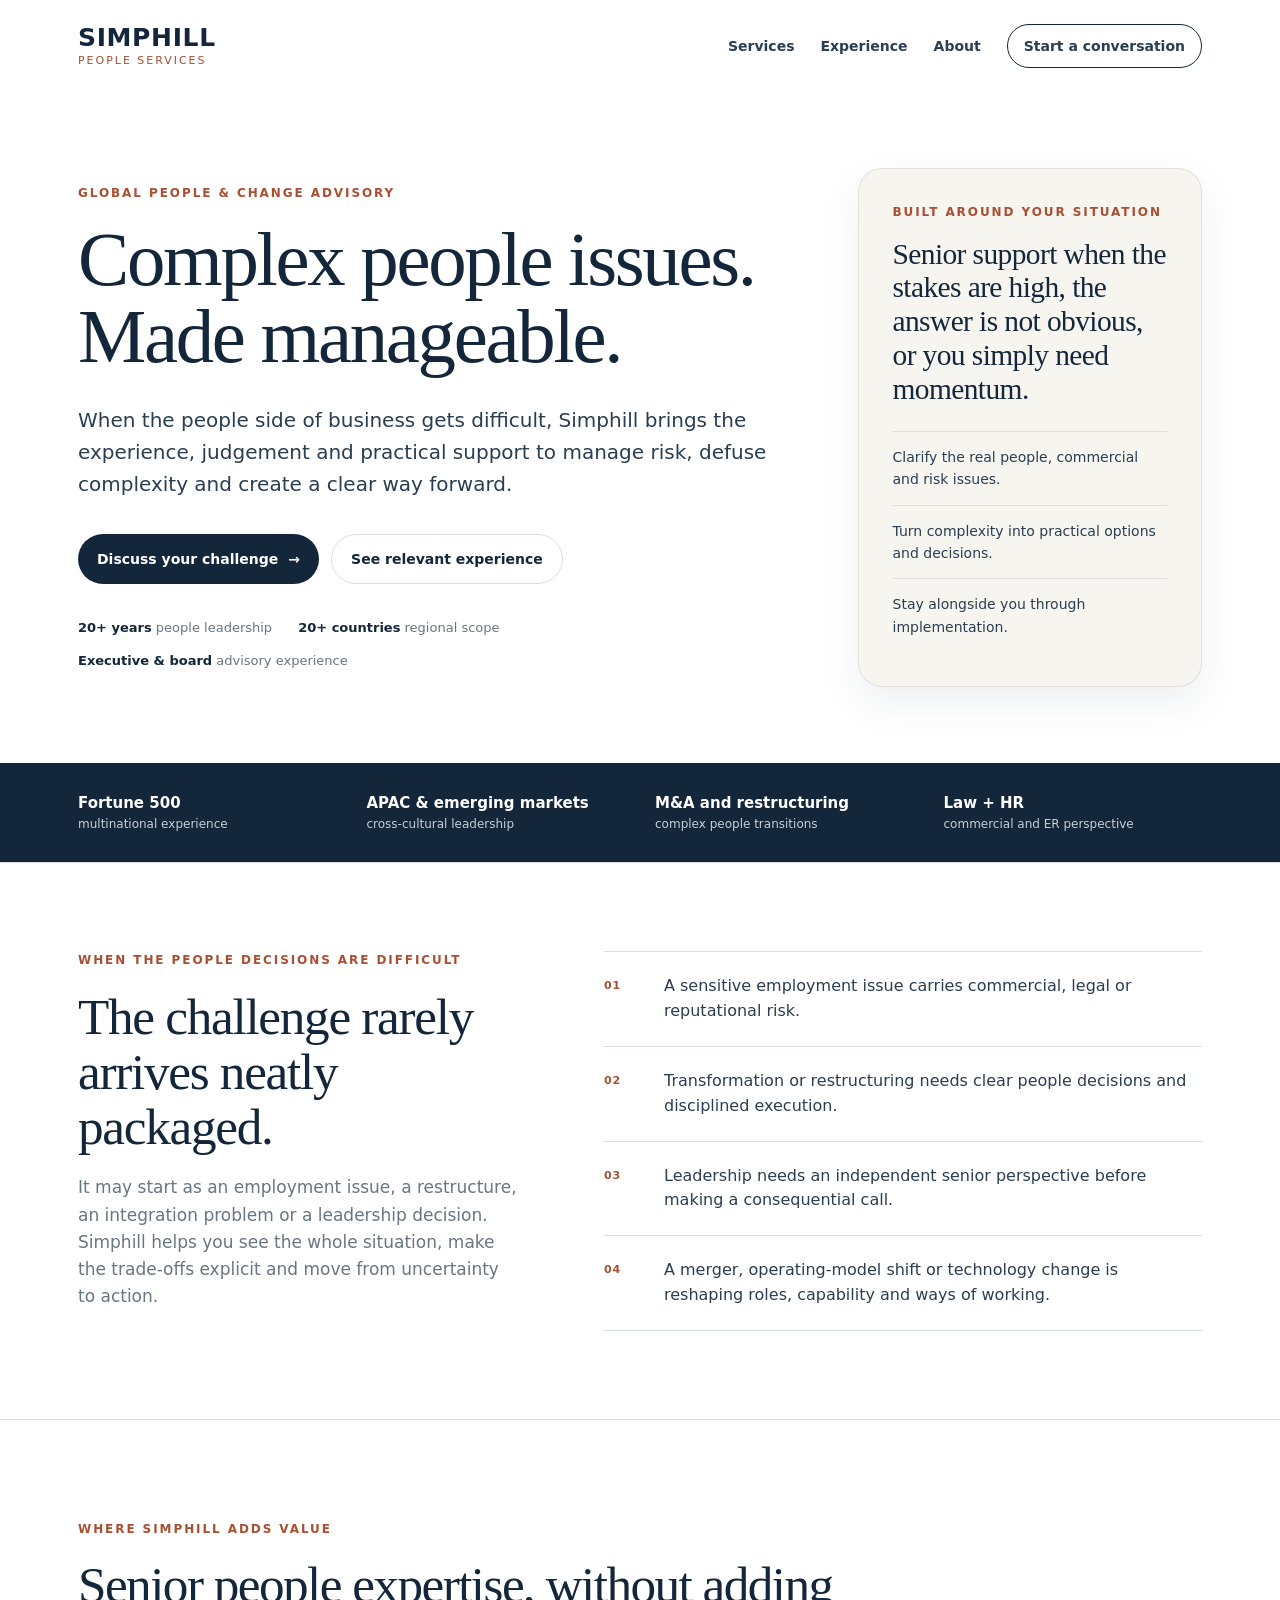
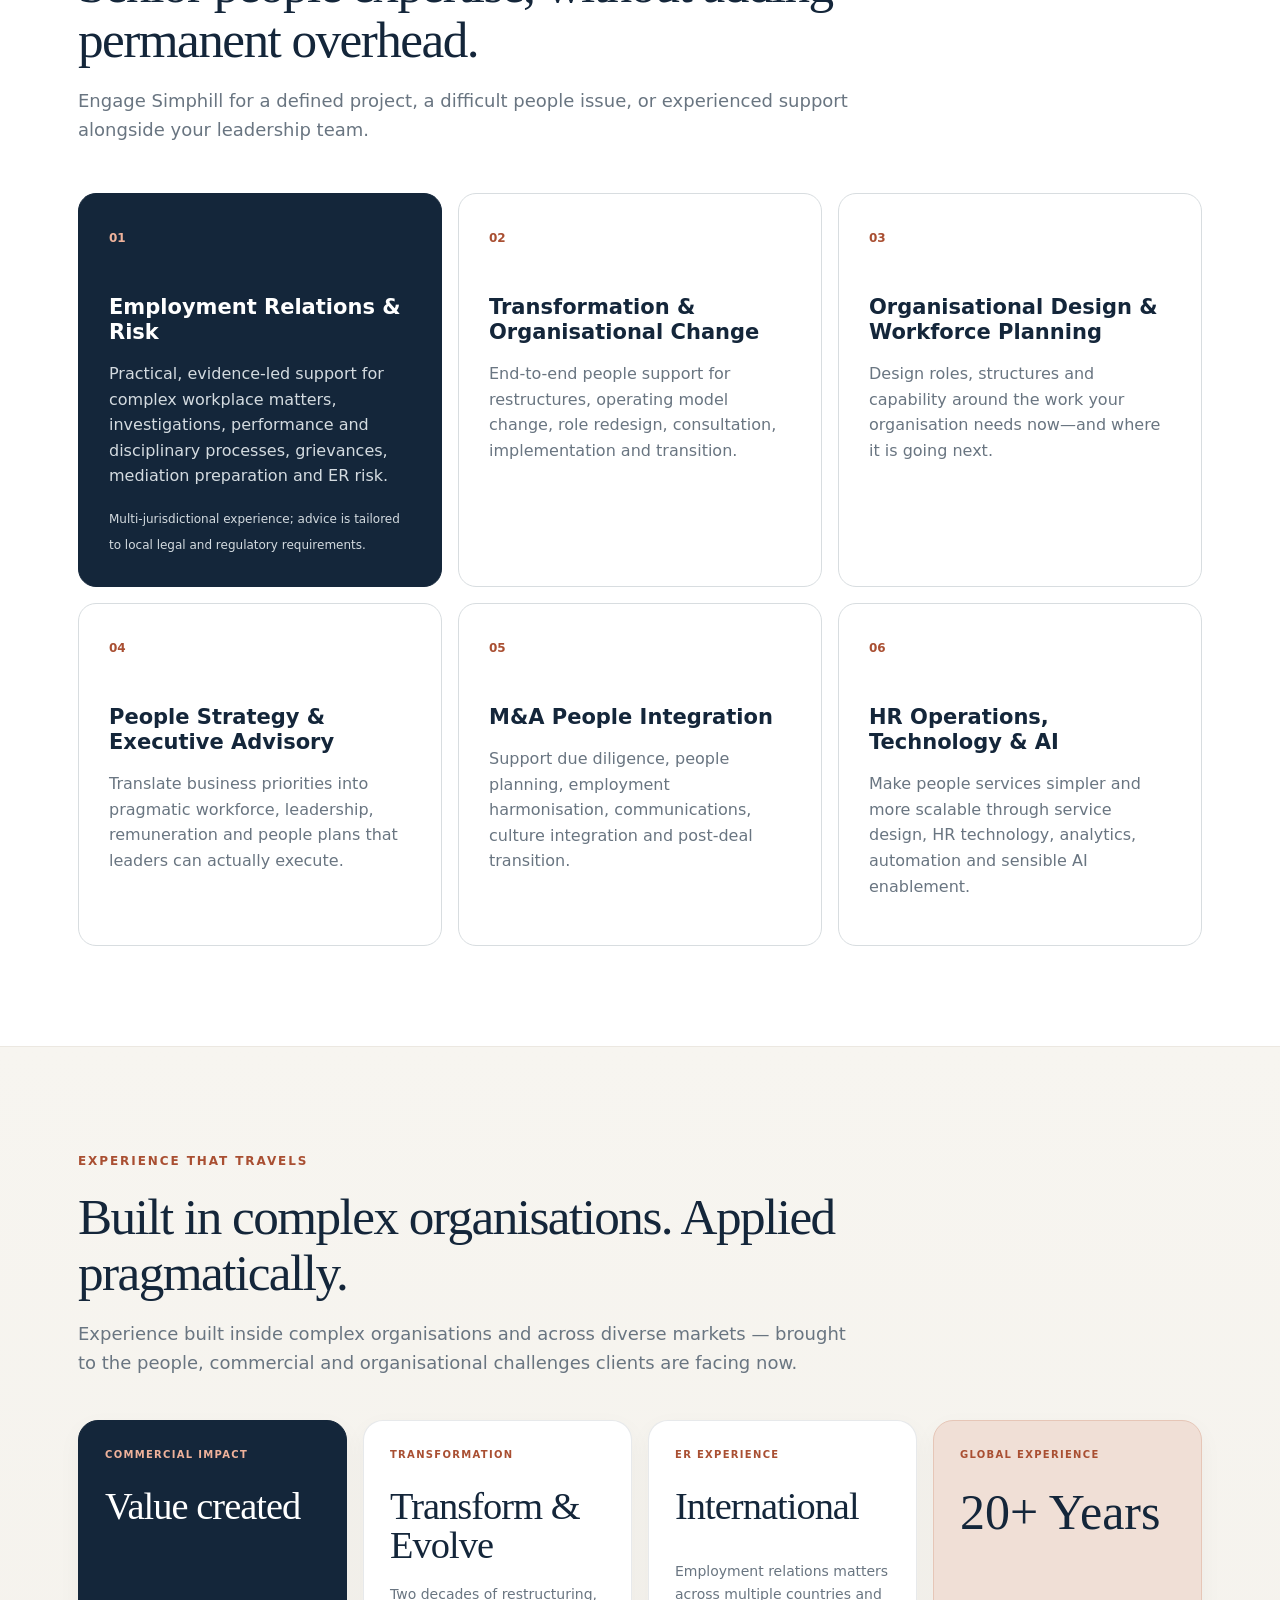
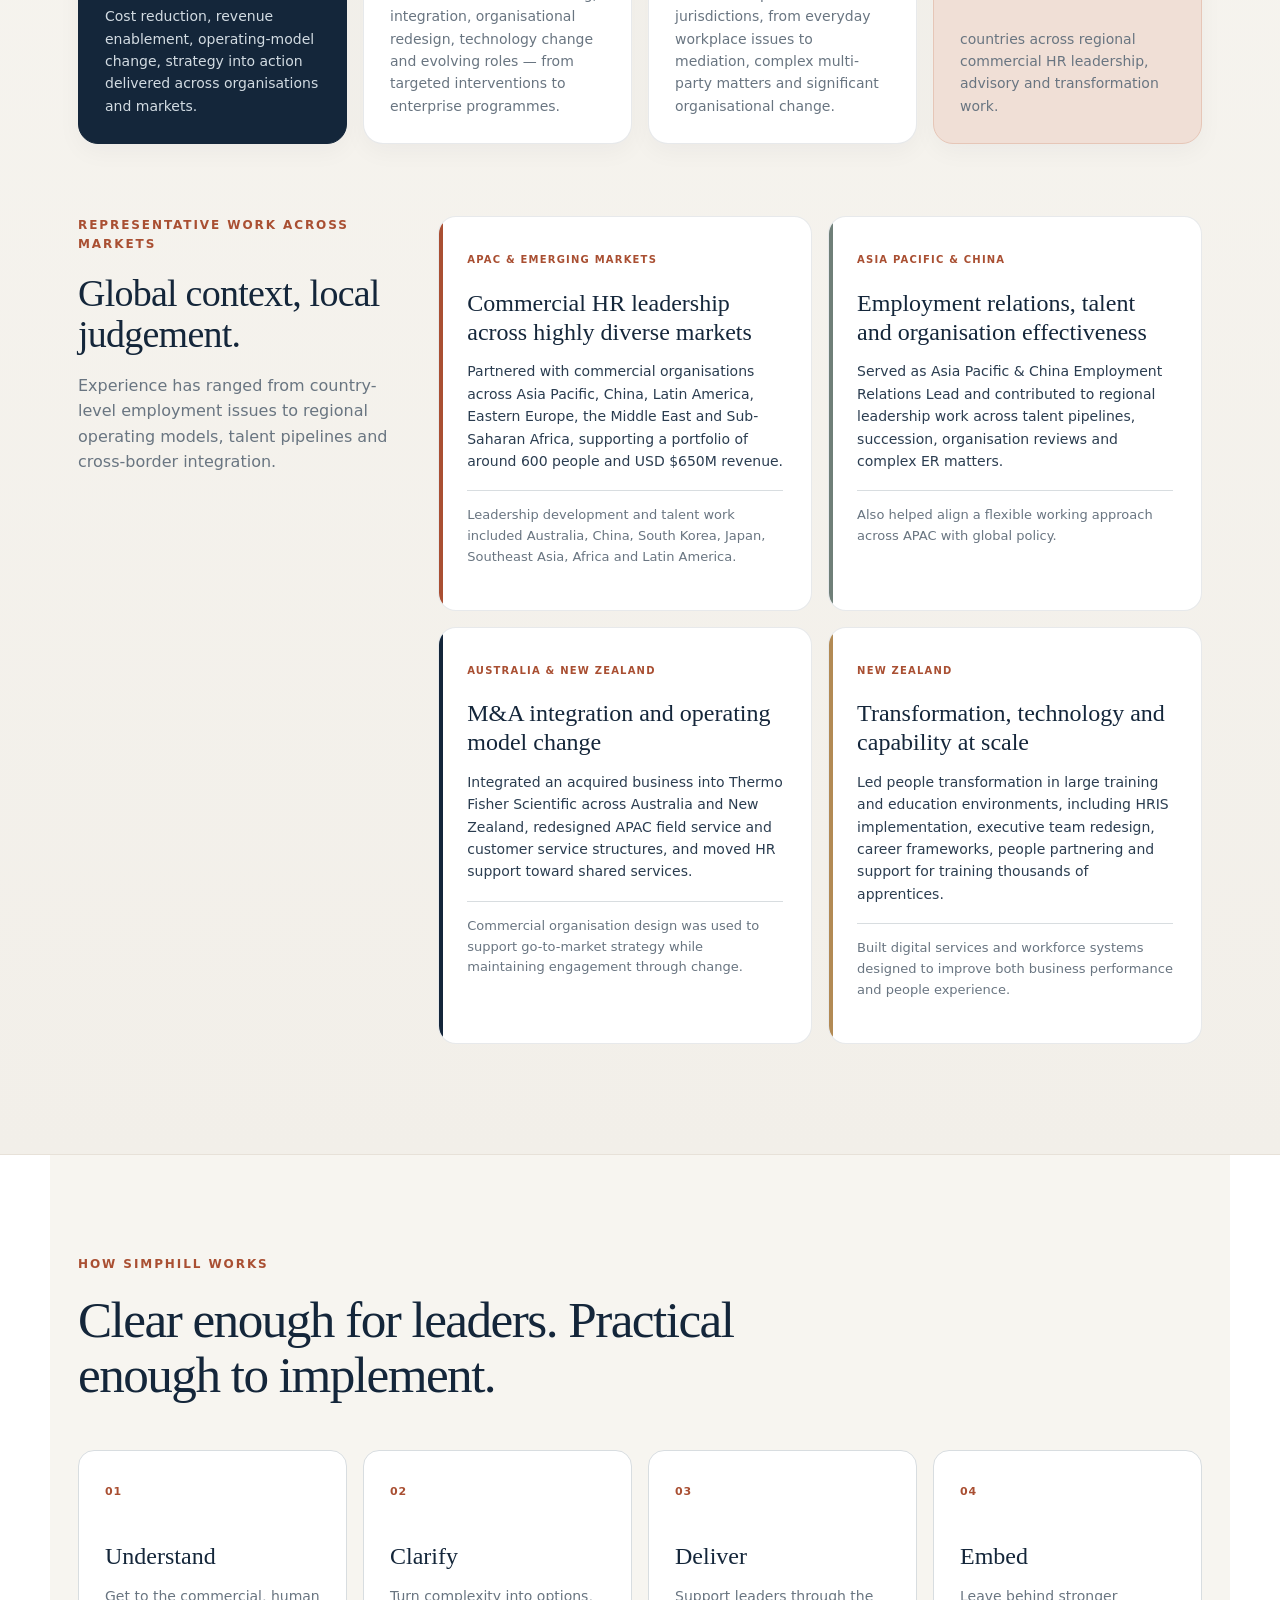
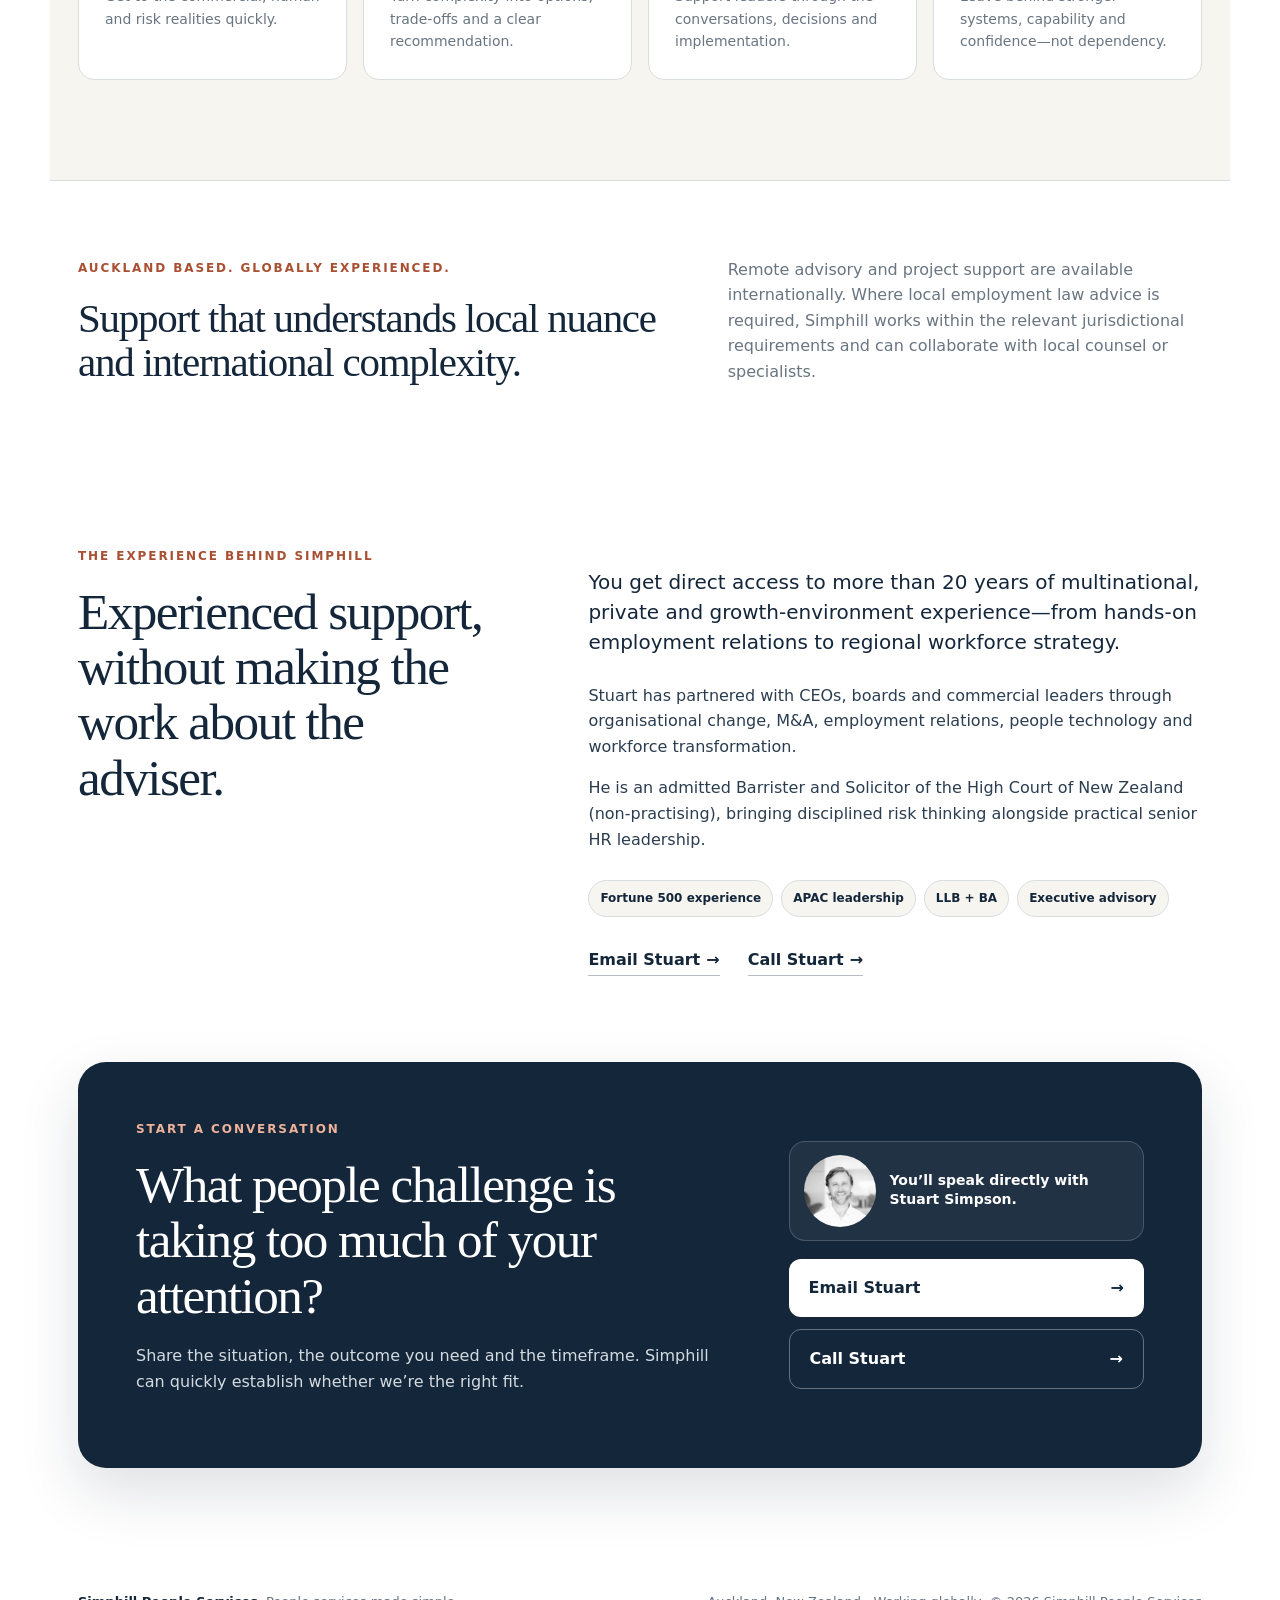
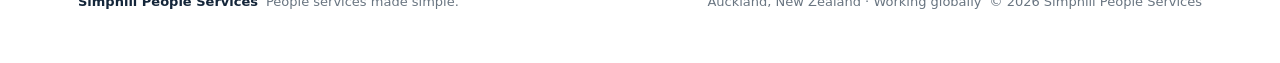
<file: index.html>
<!doctype html>
<html lang="en">
<head>
  <meta charset="utf-8">
  <meta name="viewport" content="width=device-width, initial-scale=1">
  <title>Simphill People Services | Global HR & Change Advisory</title>
  <meta name="description" content="Global HR, employment relations and change advisory for organisations navigating transformation, workforce challenges and complex people decisions.">
  <meta name="robots" content="index,follow,max-image-preview:large,max-snippet:-1,max-video-preview:-1">
  <meta name="theme-color" content="#14263a">
  <link rel="canonical" href="https://simphillpeople.github.io/simphill-people-services/">
  <link rel="icon" href="assets/favicon.png" type="image/png">
  <link rel="stylesheet" href="styles.css">

  <meta property="og:type" content="website">
  <meta property="og:site_name" content="Simphill People Services">
  <meta property="og:title" content="Simphill People Services | Global People & Change Advisory">
  <meta property="og:description" content="Complex people issues, made manageable. Senior people and change advisory for organisations navigating employment relations, transformation and workforce complexity.">
  <meta property="og:url" content="https://simphillpeople.github.io/simphill-people-services/">
  <meta property="og:image" content="https://simphillpeople.github.io/simphill-people-services/assets/social-card.jpg">
  <meta property="og:image:width" content="1200">
  <meta property="og:image:height" content="630">
  <meta property="og:image:alt" content="Simphill People Services — Complex people issues. Made manageable.">
  <meta property="og:locale" content="en_NZ">

  <meta name="twitter:card" content="summary_large_image">
  <meta name="twitter:title" content="Simphill People Services | Global People & Change Advisory">
  <meta name="twitter:description" content="Complex people issues, made manageable. Senior people and change advisory for organisations navigating employment relations, transformation and workforce complexity.">
  <meta name="twitter:image" content="https://simphillpeople.github.io/simphill-people-services/assets/social-card.jpg">

  <script type="application/ld+json">
  {
    "@context": "https://schema.org",
    "@graph": [
      {
        "@type": "ProfessionalService",
        "@id": "https://simphillpeople.github.io/simphill-people-services/#business",
        "name": "Simphill People Services",
        "url": "https://simphillpeople.github.io/simphill-people-services/",
        "logo": "https://simphillpeople.github.io/simphill-people-services/assets/simphill-logo.png",
        "image": "https://simphillpeople.github.io/simphill-people-services/assets/social-card.jpg",
        "description": "Senior people, employment relations and transformation advisory for organisations navigating growth, complexity and change.",
        "areaServed": ["New Zealand", "Australia", "Asia Pacific", "Global"],
        "sameAs": ["https://www.linkedin.com/company/simphill-people-services/"],
        "founder": {"@id": "https://simphillpeople.github.io/simphill-people-services/#stuart"},
        "knowsAbout": [
          "Employment relations", "Organisational change", "Workforce transformation",
          "People strategy", "Organisational design", "HR operations", "Leadership coaching",
          "Mergers and acquisitions integration", "Workforce planning", "People analytics"
        ]
      },
      {
        "@type": "Person",
        "@id": "https://simphillpeople.github.io/simphill-people-services/#stuart",
        "name": "Stuart Simpson",
        "jobTitle": "People & Organisational Capability Executive",
        "image": "https://simphillpeople.github.io/simphill-people-services/assets/stuart-grayscale.webp",
        "worksFor": {"@id": "https://simphillpeople.github.io/simphill-people-services/#business"},
        "homeLocation": {"@type": "Place", "name": "Auckland, New Zealand"},
        "sameAs": ["https://www.linkedin.com/in/stuart-simpson-hr"],
        "knowsAbout": ["Employment relations", "Change management", "Organisational design", "Workforce transformation", "HR technology", "People analytics", "Leadership capability"]
      }
    ]
  }
  </script>
</head>
<body>
  <a class="skip-link" href="#main">Skip to content</a>

  <header class="site-header">
    <a class="brand" href="#top" aria-label="Simphill People Services home">
      <span class="brand-main">SIMPHILL</span>
      <span class="brand-sub">PEOPLE SERVICES</span>
    </a>
    <nav aria-label="Primary navigation">
      <a href="#services">Services</a>
      <a href="#experience">Experience</a>
      <a href="#about">About</a>
      <a class="nav-cta" href="#contact">Start a conversation</a>
    </nav>
  </header>

  <main id="main">
    <section class="hero client-hero" id="top">
      <div class="hero-copy">
        <p class="eyebrow">Global people &amp; change advisory</p>
        <h1>Complex people issues. Made manageable.</h1>
        <p class="lead">When the people side of business gets difficult, Simphill brings the experience, judgement and practical support to manage risk, defuse complexity and create a clear way forward.</p>
        <div class="actions">
          <a class="button primary" href="#contact">Discuss your challenge <span aria-hidden="true">→</span></a>
          <a class="button secondary" href="#experience">See relevant experience</a>
        </div>
        <div class="trust-line" aria-label="Key experience">
          <span><strong>20+ years</strong> people leadership</span>
          <span><strong>20+ countries</strong> regional scope</span>
          <span><strong>Executive &amp; board</strong> advisory experience</span>
        </div>
      </div>
      <aside class="client-hero-panel" aria-label="How Simphill supports clients">
        <p class="eyebrow">Built around your situation</p>
        <h2>Senior support when the stakes are high, the answer is not obvious, or you simply need momentum.</h2>
        <ul>
          <li>Clarify the real people, commercial and risk issues.</li>
          <li>Turn complexity into practical options and decisions.</li>
          <li>Stay alongside you through implementation.</li>
        </ul>
      </aside>
    </section>

    <section class="proof-strip" aria-label="Experience summary">
      <div><strong>Fortune 500</strong><span>multinational experience</span></div>
      <div><strong>APAC &amp; emerging markets</strong><span>cross-cultural leadership</span></div>
      <div><strong>M&amp;A and restructuring</strong><span>complex people transitions</span></div>
      <div><strong>Law + HR</strong><span>commercial and ER perspective</span></div>
    </section>

    <section class="challenge-section" aria-labelledby="challenge-heading">
      <div class="challenge-shell">
        <div class="challenge-intro">
          <p class="eyebrow">When the people decisions are difficult</p>
          <h2 id="challenge-heading">The challenge rarely arrives neatly packaged.</h2>
          <p>It may start as an employment issue, a restructure, an integration problem or a leadership decision. Simphill helps you see the whole situation, make the trade-offs explicit and move from uncertainty to action.</p>
        </div>
        <div class="challenge-list">
          <article><span>01</span><p>A sensitive employment issue carries commercial, legal or reputational risk.</p></article>
          <article><span>02</span><p>Transformation or restructuring needs clear people decisions and disciplined execution.</p></article>
          <article><span>03</span><p>Leadership needs an independent senior perspective before making a consequential call.</p></article>
          <article><span>04</span><p>A merger, operating-model shift or technology change is reshaping roles, capability and ways of working.</p></article>
        </div>
      </div>
    </section>

    <section class="section" id="services">
      <div class="section-heading">
        <p class="eyebrow">Where Simphill adds value</p>
        <h2>Senior people expertise, without adding permanent overhead.</h2>
        <p>Engage Simphill for a defined project, a difficult people issue, or experienced support alongside your leadership team.</p>
      </div>
      <div class="service-grid">
        <article class="card featured">
          <span class="card-number">01</span>
          <h3>Employment Relations &amp; Risk</h3>
          <p>Practical, evidence-led support for complex workplace matters, investigations, performance and disciplinary processes, grievances, mediation preparation and ER risk.</p>
          <small>Multi-jurisdictional experience; advice is tailored to local legal and regulatory requirements.</small>
        </article>
        <article class="card">
          <span class="card-number">02</span>
          <h3>Transformation &amp; Organisational Change</h3>
          <p>End-to-end people support for restructures, operating model change, role redesign, consultation, implementation and transition.</p>
        </article>
        <article class="card">
          <span class="card-number">03</span>
          <h3>Organisational Design &amp; Workforce Planning</h3>
          <p>Design roles, structures and capability around the work your organisation needs now—and where it is going next.</p>
        </article>
        <article class="card">
          <span class="card-number">04</span>
          <h3>People Strategy &amp; Executive Advisory</h3>
          <p>Translate business priorities into pragmatic workforce, leadership, remuneration and people plans that leaders can actually execute.</p>
        </article>
        <article class="card">
          <span class="card-number">05</span>
          <h3>M&amp;A People Integration</h3>
          <p>Support due diligence, people planning, employment harmonisation, communications, culture integration and post-deal transition.</p>
        </article>
        <article class="card">
          <span class="card-number">06</span>
          <h3>HR Operations, Technology &amp; AI</h3>
          <p>Make people services simpler and more scalable through service design, HR technology, analytics, automation and sensible AI enablement.</p>
        </article>
      </div>
    </section>

    <section class="experience-section" id="experience">
      <div class="experience-shell">
        <div class="section-heading experience-heading">
          <p class="eyebrow">Experience that travels</p>
          <h2>Built in complex organisations. Applied pragmatically.</h2>
          <p>Experience built inside complex organisations and across diverse markets — brought to the people, commercial and organisational challenges clients are facing now.</p>
        </div>

        <div class="impact-grid" aria-label="Career-scale experience">
          <article class="impact-card impact-primary">
            <span class="impact-kicker">Commercial Impact</span>
            <strong class="impact-word">Value created</strong>
            <p>Cost reduction, revenue enablement, operating-model change, strategy into action delivered across organisations and markets.</p>
          </article>
          <article class="impact-card">
            <span class="impact-kicker">Transformation</span>
            <strong class="impact-word">Transform & Evolve</strong>
            <p>Two decades of restructuring, integration, organisational redesign, technology change and evolving roles — from targeted interventions to enterprise programmes.</p>
          </article>
          <article class="impact-card">
            <span class="impact-kicker">ER experience</span>
            <strong class="impact-word">International</strong>
            <p>Employment relations matters across multiple countries and jurisdictions, from everyday workplace issues to mediation, complex multi-party matters and significant organisational change.</p>
          </article>
          <article class="impact-card impact-accent">
            <span class="impact-kicker">Global experience</span>
            <strong>20+ Years</strong>
            <p>countries across regional commercial HR leadership, advisory and transformation work.</p>
          </article>
        </div>

        <div class="global-track-record">
          <div class="track-record-intro">
            <p class="eyebrow">Representative work across markets</p>
            <h3>Global context, local judgement.</h3>
            <p>Experience has ranged from country-level employment issues to regional operating models, talent pipelines and cross-border integration.</p>
          </div>
          <div class="region-grid">
            <article class="region-card">
              <span class="region-label">APAC &amp; Emerging Markets</span>
              <h4>Commercial HR leadership across highly diverse markets</h4>
              <p>Partnered with commercial organisations across Asia Pacific, China, Latin America, Eastern Europe, the Middle East and Sub-Saharan Africa, supporting a portfolio of around 600 people and USD $650M revenue.</p>
              <p class="region-detail">Leadership development and talent work included Australia, China, South Korea, Japan, Southeast Asia, Africa and Latin America.</p>
            </article>
            <article class="region-card">
              <span class="region-label">Asia Pacific &amp; China</span>
              <h4>Employment relations, talent and organisation effectiveness</h4>
              <p>Served as Asia Pacific &amp; China Employment Relations Lead and contributed to regional leadership work across talent pipelines, succession, organisation reviews and complex ER matters.</p>
              <p class="region-detail">Also helped align a flexible working approach across APAC with global policy.</p>
            </article>
            <article class="region-card">
              <span class="region-label">Australia &amp; New Zealand</span>
              <h4>M&amp;A integration and operating model change</h4>
              <p>Integrated an acquired business into Thermo Fisher Scientific across Australia and New Zealand, redesigned APAC field service and customer service structures, and moved HR support toward shared services.</p>
              <p class="region-detail">Commercial organisation design was used to support go-to-market strategy while maintaining engagement through change.</p>
            </article>
            <article class="region-card">
              <span class="region-label">New Zealand</span>
              <h4>Transformation, technology and capability at scale</h4>
              <p>Led people transformation in large training and education environments, including HRIS implementation, executive team redesign, career frameworks, people partnering and support for training thousands of apprentices.</p>
              <p class="region-detail">Built digital services and workforce systems designed to improve both business performance and people experience.</p>
            </article>
          </div>
        </div>
      </div>
    </section>

    <section class="section approach">
      <div class="section-heading">
        <p class="eyebrow">How Simphill works</p>
        <h2>Clear enough for leaders. Practical enough to implement.</h2>
      </div>
      <div class="steps">
        <article><span>01</span><h3>Understand</h3><p>Get to the commercial, human and risk realities quickly.</p></article>
        <article><span>02</span><h3>Clarify</h3><p>Turn complexity into options, trade-offs and a clear recommendation.</p></article>
        <article><span>03</span><h3>Deliver</h3><p>Support leaders through the conversations, decisions and implementation.</p></article>
        <article><span>04</span><h3>Embed</h3><p>Leave behind stronger systems, capability and confidence—not dependency.</p></article>
      </div>
    </section>

    <section class="global-band">
      <div class="global-band-inner">
        <div>
          <p class="eyebrow">Auckland based. Globally experienced.</p>
          <h2>Support that understands local nuance and international complexity.</h2>
        </div>
        <p>Remote advisory and project support are available internationally. Where local employment law advice is required, Simphill works within the relevant jurisdictional requirements and can collaborate with local counsel or specialists.</p>
      </div>
    </section>

    <section class="section about-section about-client" id="about">
      <div class="about-heading">
        <p class="eyebrow">The experience behind Simphill</p>
        <h2>Experienced support, without making the work about the adviser.</h2>
      </div>
      <div class="about-content">
        <p class="about-lead">You get direct access to more than 20 years of multinational, private and growth-environment experience—from hands-on employment relations to regional workforce strategy.</p>
        <p>Stuart has partnered with CEOs, boards and commercial leaders through organisational change, M&amp;A, employment relations, people technology and workforce transformation.</p>
        <p>He is an admitted Barrister and Solicitor of the High Court of New Zealand (non-practising), bringing disciplined risk thinking alongside practical senior HR leadership.</p>
        <div class="credential-row" aria-label="Selected credentials">
          <span>Fortune 500 experience</span>
          <span>APAC leadership</span>
          <span>LLB + BA</span>
          <span>Executive advisory</span>
        </div>
        <div class="about-actions">
          <a class="text-link" href="mailto:simphillpeople@gmail.com">Email Stuart <span aria-hidden="true">→</span></a>
          <a class="text-link" href="tel:+64272259355">Call Stuart <span aria-hidden="true">→</span></a>
        </div>
      </div>
    </section>

    <section class="contact-wrap" id="contact">
      <div class="contact-panel">
        <div>
          <p class="eyebrow">Start a conversation</p>
          <h2>What people challenge is taking too much of your attention?</h2>
          <p>Share the situation, the outcome you need and the timeframe. Simphill can quickly establish whether we’re the right fit.</p>
        </div>
        <div class="contact-side">
          <div class="contact-person">
            <img src="assets/stuart-grayscale.webp" alt="Stuart Simpson" width="720" height="720" loading="lazy">
            <div>
              <strong>You’ll speak directly with Stuart Simpson.</strong>
            </div>
          </div>
          <div class="contact-actions">
            <a href="mailto:simphillpeople@gmail.com">Email Stuart <span aria-hidden="true">→</span></a>
            <a href="tel:+64272259355">Call Stuart <span aria-hidden="true">→</span></a>
          </div>
        </div>
      </div>
    </section>
  </main>

  <footer>
    <div class="footer-brand">
      <strong>Simphill People Services</strong>
      <span>People services made simple.</span>
    </div>
    <div class="footer-meta">
      <span>Auckland, New Zealand · Working globally</span>
      <span>© <span id="year"></span> Simphill People Services</span>
    </div>
  </footer>

  <script>
    document.getElementById('year').textContent = new Date().getFullYear();
  </script>
</body>
</html>
</file>
<file: styles.css>
:root{
  --ink:#14263a;
  --ink-2:#2b3d50;
  --paper:#f7f5f0;
  --paper-2:#efeae2;
  --white:#ffffff;
  --line:#d8dde0;
  --accent:#a94f32;
  --accent-soft:#f0dfd6;
  --accent-dark:#813824;
  --sage:#6f7f78;
  --sage-soft:#e2e7e3;
  --muted:#697581;
  --max:1180px;
  --radius:18px;
  --shadow:0 18px 50px rgba(20,38,58,.09);
}

*{box-sizing:border-box}
html{scroll-behavior:smooth}
body{margin:0;background:var(--white);color:var(--ink);font-family:Inter,ui-sans-serif,system-ui,-apple-system,"Segoe UI",sans-serif;line-height:1.6;-webkit-font-smoothing:antialiased}
a{color:inherit}
.skip-link{position:absolute;left:-9999px}
.skip-link:focus{left:16px;top:16px;background:#fff;padding:10px 14px;z-index:1000}

.site-header{max-width:var(--max);margin:auto;padding:24px 28px;display:flex;justify-content:space-between;align-items:center;gap:28px}
.brand{text-decoration:none;color:var(--ink);display:flex;flex-direction:column;line-height:.95;letter-spacing:.04em}
.brand-main{font-size:25px;font-weight:800}
.brand-sub{font-size:11px;letter-spacing:.18em;margin-top:7px;color:var(--accent)}
nav{display:flex;align-items:center;gap:26px}
nav a{color:var(--ink-2);text-decoration:none;font-size:14px;font-weight:650}
nav a:hover{color:var(--accent-dark)}
.nav-cta{border:1px solid var(--ink);padding:10px 16px;border-radius:999px}

.hero{max-width:var(--max);margin:0 auto;padding:72px 28px 66px;display:grid;grid-template-columns:1.35fr .65fr;gap:72px;align-items:center}
.eyebrow{text-transform:uppercase;letter-spacing:.16em;font-size:12px;font-weight:800;color:var(--accent);margin:0 0 18px}
.hero h1,.section-heading h2,.about-content h2,.contact-panel h2,.global-band h2{font-family:Georgia,"Times New Roman",serif;font-weight:500;letter-spacing:-.03em}
.hero h1{font-size:clamp(46px,6vw,78px);line-height:1.01;margin:0 0 28px;max-width:850px}
.lead{font-size:20px;color:var(--ink-2);max-width:760px}
.actions{display:flex;gap:12px;flex-wrap:wrap;margin:34px 0}
.button{display:inline-flex;align-items:center;gap:10px;padding:13px 19px;border-radius:999px;text-decoration:none;font-weight:750;font-size:14px}
.button.primary{background:var(--ink);color:#fff}
.button.primary:hover{background:var(--accent-dark)}
.button.secondary{border:1px solid var(--line);color:var(--ink);background:#fff}
.button.secondary:hover{border-color:var(--ink)}
.trust-line{display:flex;flex-wrap:wrap;gap:12px 26px;color:var(--muted);font-size:13px}
.trust-line strong{color:var(--ink)}
.hero-panel{background:var(--paper);border-radius:28px;overflow:hidden;box-shadow:var(--shadow)}
.hero-panel-image{height:230px;background:url('assets/simphill-logo.png') center/cover no-repeat;background-position:20% 50%}
.hero-panel-content{padding:28px}
.hero-panel-content p{font-family:Georgia,serif;font-size:24px;line-height:1.2;margin:0 0 18px}
.hero-panel ul{margin:0;padding:0;list-style:none}
.hero-panel li{padding:10px 0;border-top:1px solid rgba(20,38,58,.12);font-weight:650}

.proof-strip{background:var(--ink);color:#fff;display:grid;grid-template-columns:repeat(4,1fr);padding:28px max(28px,calc((100vw - var(--max))/2 + 28px));gap:30px}
.proof-strip div{display:flex;flex-direction:column}
.proof-strip strong{font-size:15px}
.proof-strip span{font-size:12px;color:#c7d0d7}

.section{max-width:var(--max);margin:auto;padding:100px 28px}
.section-heading{max-width:780px;margin-bottom:48px}
.section-heading h2,.about-content h2,.contact-panel h2,.global-band h2{font-size:clamp(36px,4vw,56px);line-height:1.08;margin:0 0 20px}
.section-heading>p:last-child{font-size:18px;color:var(--muted)}

.service-grid{display:grid;grid-template-columns:repeat(3,1fr);gap:16px}
.card{border:1px solid var(--line);border-radius:var(--radius);padding:30px;background:#fff;min-height:270px;transition:transform .2s ease,box-shadow .2s ease}
.card:hover{transform:translateY(-3px);box-shadow:0 12px 28px rgba(20,38,58,.07)}
.card.featured{background:var(--ink);color:#fff;border-color:var(--ink)}
.card-number{font-size:12px;font-weight:800;color:var(--accent)}
.card.featured .card-number{color:#efb29b}
.card h3{font-size:21px;line-height:1.2;margin:45px 0 12px}
.card p{color:var(--muted)}
.featured p,.featured small{color:#d4dbe0}
.card small{font-size:12px}

/* Client challenge */
.challenge-section{background:#fff;border-top:1px solid var(--line);border-bottom:1px solid var(--line)}
.challenge-shell{max-width:var(--max);margin:auto;padding:88px 28px;display:grid;grid-template-columns:minmax(0,.85fr) minmax(0,1.15fr);gap:84px;align-items:start}
.challenge-intro h2{font-family:Georgia,"Times New Roman",serif;font-size:clamp(36px,4vw,54px);font-weight:500;line-height:1.08;letter-spacing:-.025em;margin:0 0 20px}
.challenge-intro>p:last-child{font-size:17px;color:var(--muted);max-width:610px}
.challenge-list{border-top:1px solid var(--line)}
.challenge-list article{display:grid;grid-template-columns:42px 1fr;gap:18px;padding:22px 0;border-bottom:1px solid var(--line);align-items:start}
.challenge-list span{font-size:11px;font-weight:800;letter-spacing:.08em;color:var(--accent);padding-top:3px}
.challenge-list p{margin:0;font-size:16px;color:var(--ink-2);line-height:1.55}

/* Experience */
.experience-section{background:linear-gradient(180deg,var(--paper) 0%,#f2efe9 100%);border-top:1px solid #ece8e1;border-bottom:1px solid #e7e1d8}
.experience-shell{max-width:var(--max);margin:auto;padding:105px 28px 110px}
.experience-heading{margin-bottom:42px}
.experience-heading h2{max-width:850px}
.impact-grid{display:grid;grid-template-columns:repeat(4,1fr);gap:16px;margin-bottom:72px}
.impact-card{background:var(--white);border:1px solid rgba(20,38,58,.1);border-radius:20px;padding:26px;min-height:245px;display:flex;flex-direction:column;box-shadow:0 8px 24px rgba(20,38,58,.04)}
.impact-card strong{font-family:Georgia,"Times New Roman",serif;font-size:50px;font-weight:500;line-height:1;margin:24px 0 18px;color:var(--ink)}
.impact-card p{font-size:14px;color:var(--muted);margin:auto 0 0}
.impact-kicker{text-transform:uppercase;letter-spacing:.13em;font-size:10px;font-weight:800;color:var(--accent)}
.impact-primary{background:var(--ink);border-color:var(--ink)}
.impact-primary strong{color:#fff}
.impact-primary p{color:#d2dbe2}
.impact-primary .impact-kicker{color:#efb29b}
.impact-accent{background:var(--accent-soft);border-color:#e6c6b7}
.impact-card strong.impact-word{font-size:clamp(34px,3vw,44px);line-height:1.02;letter-spacing:-.025em}

.global-track-record{display:grid;grid-template-columns:.72fr 1.75fr;gap:46px;align-items:start}
.track-record-intro{position:sticky;top:32px}
.track-record-intro h3{font-family:Georgia,"Times New Roman",serif;font-size:38px;font-weight:500;line-height:1.08;letter-spacing:-.02em;margin:0 0 18px}
.track-record-intro>p:last-child{color:var(--muted);font-size:16px}
.region-grid{display:grid;grid-template-columns:1fr 1fr;gap:16px}
.region-card{background:#fff;border:1px solid rgba(20,38,58,.1);border-radius:18px;padding:28px;min-height:295px;position:relative;overflow:hidden}
.region-card:before{content:"";position:absolute;left:0;top:0;width:4px;height:100%;background:var(--accent)}
.region-card:nth-child(2):before{background:var(--sage)}
.region-card:nth-child(3):before{background:var(--ink)}
.region-card:nth-child(4):before{background:#b28a54}
.region-label{text-transform:uppercase;letter-spacing:.12em;font-size:10px;font-weight:800;color:var(--accent)}
.region-card h4{font-family:Georgia,"Times New Roman",serif;font-size:24px;line-height:1.2;font-weight:500;margin:18px 0 14px}
.region-card p{font-size:14px;color:var(--ink-2);margin:0 0 14px}
.region-card .region-detail{font-size:13px;color:var(--muted);border-top:1px solid var(--line);padding-top:14px;margin-top:18px}

/* About */
.about-section{display:grid;grid-template-columns:.78fr 1.1fr;gap:76px;align-items:center}
.about-visual{position:relative}
.about-visual img{display:block;width:100%;aspect-ratio: .97 / 1;object-fit:cover;object-position:center 35%;border-radius:26px;box-shadow:var(--shadow)}
.photo-caption{position:absolute;left:20px;bottom:20px;background:rgba(20,38,58,.92);color:#fff;padding:13px 16px;border-radius:12px;display:flex;flex-direction:column;backdrop-filter:blur(8px)}
.photo-caption strong{font-size:14px}
.photo-caption span{font-size:11px;color:#d9e0e5}
.about-content h2{margin-bottom:22px}
.about-content p{font-size:16px;color:var(--ink-2)}
.about-content .about-lead{font-size:20px;line-height:1.5;color:var(--ink);margin-bottom:26px}
.credential-row{display:flex;flex-wrap:wrap;gap:8px;margin:28px 0}
.credential-row span{font-size:12px;font-weight:700;background:var(--paper);border:1px solid var(--line);padding:8px 11px;border-radius:999px}
.text-link{display:inline-flex;gap:6px;text-decoration:none;font-weight:750;border-bottom:1px solid rgba(20,38,58,.3);padding-bottom:2px}
.text-link:hover{color:var(--accent-dark);border-color:var(--accent-dark)}

/* Approach */
.approach{background:var(--paper)}
.steps{display:grid;grid-template-columns:repeat(4,1fr);gap:16px}
.steps article{background:#fff;border:1px solid var(--line);border-radius:16px;padding:26px;min-height:210px}
.steps span{font-size:11px;color:var(--accent);font-weight:800;letter-spacing:.08em}
.steps h3{font-family:Georgia,"Times New Roman",serif;font-size:24px;font-weight:500;margin:34px 0 10px}
.steps p{font-size:14px;color:var(--muted);margin:0}

.global-band{background:#fff}
.global-band-inner{max-width:var(--max);margin:auto;padding:76px 28px;display:grid;grid-template-columns:1.1fr .9fr;gap:70px;align-items:end;border-top:1px solid var(--line)}
.global-band h2{font-size:clamp(32px,3.2vw,46px);margin-bottom:0}
.global-band-inner>p{color:var(--muted);font-size:16px;margin:0}

.contact-wrap{max-width:var(--max);margin:auto;padding:0 28px 90px}
.contact-panel{background:var(--ink);color:#fff;border-radius:28px;padding:58px;display:grid;grid-template-columns:1.25fr .75fr;gap:60px;align-items:center;box-shadow:0 24px 60px rgba(20,38,58,.14)}
.contact-panel .eyebrow{color:#efb29b}
.contact-panel h2{color:#fff}
.contact-panel p{color:#d4dbe0;max-width:760px}
.contact-actions{display:flex;flex-direction:column;gap:12px}
.contact-actions a{background:#fff;color:var(--ink);text-decoration:none;padding:16px 20px;border-radius:12px;font-weight:750;display:flex;justify-content:space-between;align-items:center}
.contact-actions a:last-child{background:transparent;color:#fff;border:1px solid rgba(255,255,255,.35)}
.contact-actions a:hover{transform:translateY(-1px)}

footer{max-width:var(--max);margin:auto;padding:34px 28px 50px;color:var(--muted);font-size:13px;display:flex;justify-content:space-between;gap:30px}
.footer-brand,.footer-meta{display:flex;gap:8px;flex-wrap:wrap}
.footer-brand strong{color:var(--ink)}

@media(max-width:1000px){
  .challenge-shell{grid-template-columns:1fr;gap:38px}
  
  .global-track-record{grid-template-columns:1fr}
  .track-record-intro{position:static;max-width:680px}
  .impact-grid{grid-template-columns:repeat(2,1fr)}
  .about-section{grid-template-columns:1fr 1fr;gap:48px}
  .steps{grid-template-columns:repeat(2,1fr)}
}

@media(max-width:900px){
  nav a:not(.nav-cta){display:none}
  .hero{grid-template-columns:1fr;gap:36px;padding-top:45px}
  .hero-panel{max-width:560px}
  .proof-strip{grid-template-columns:repeat(2,1fr)}
  .service-grid{grid-template-columns:1fr 1fr}
  .region-grid{grid-template-columns:1fr}
  .about-section{grid-template-columns:1fr;gap:36px}
  .about-visual{max-width:560px}
  .about-visual img{aspect-ratio:1.05/1;object-position:center 30%}
  .global-band-inner,.contact-panel{grid-template-columns:1fr}
  .contact-panel{padding:40px}
}

@media(max-width:620px){
  .site-header{padding:18px 20px}
  .challenge-shell{padding:64px 20px}
  .challenge-list article{grid-template-columns:34px 1fr;gap:12px}
  
  
  .nav-cta{padding:9px 12px}
  .hero,.section,.experience-shell{padding-left:20px;padding-right:20px}
  .hero h1{font-size:44px}
  .lead{font-size:18px}
  .proof-strip,.service-grid,.impact-grid,.steps{grid-template-columns:1fr}
  .proof-strip{padding:28px 20px}
  .section{padding-top:72px;padding-bottom:72px}
  .experience-shell{padding-top:78px;padding-bottom:78px}
  .impact-grid{margin-bottom:52px}
  .impact-card{min-height:215px}
  .region-card{min-height:auto}
  .about-visual img{aspect-ratio:.92/1}
  .global-band-inner{padding:58px 20px;gap:28px}
  .contact-wrap{padding:0 20px 64px}
  .contact-panel{border-radius:20px;padding:30px;gap:32px}
  .contact-panel h2{font-size:38px}
  footer{padding:28px 20px;flex-direction:column;gap:10px}
}

/* Founder-led hero refinement */
.founder-hero{grid-template-columns:minmax(0,1.08fr) minmax(340px,.72fr);gap:64px;align-items:center;padding-top:58px;padding-bottom:58px}
.founder-hero .hero-copy{padding-right:10px}
.founder-hero .hero-copy h1{max-width:780px}
.founder-hero-visual{position:relative;max-width:520px;justify-self:end;width:100%;border-radius:28px;overflow:hidden;box-shadow:0 24px 60px rgba(20,38,58,.16);background:#e9e6df}
.founder-hero-visual img{display:block;width:100%;aspect-ratio:4/4.35;object-fit:cover;object-position:center 34%}
.founder-hero-card{position:absolute;left:20px;right:20px;bottom:20px;padding:17px 18px;border-radius:16px;background:rgba(20,38,58,.92);color:#fff;backdrop-filter:blur(10px);box-shadow:0 10px 30px rgba(0,0,0,.16)}
.founder-hero-card strong,.founder-hero-card span,.founder-hero-card small{display:block}
.founder-hero-card strong{font-size:16px;margin-bottom:3px}
.founder-hero-card span{font-size:13px;opacity:.92}
.founder-hero-card small{font-size:11px;opacity:.72;margin-top:7px;letter-spacing:.02em}

/* Founder section is intentionally text-led now that Stuart appears in the hero */
.about-founder{grid-template-columns:minmax(0,.85fr) minmax(0,1.15fr);gap:88px;align-items:start;padding-top:86px;padding-bottom:86px}
.about-heading h2{font-family:Georgia,"Times New Roman",serif;font-weight:500;letter-spacing:-.03em;font-size:clamp(38px,4vw,58px);line-height:1.08;margin:0}
.about-founder .about-content{max-width:720px}
.about-actions{display:flex;gap:28px;flex-wrap:wrap;margin-top:30px}

@media (max-width:980px){
  .founder-hero{grid-template-columns:1fr 1fr;gap:40px}
  .founder-hero-visual{max-width:460px}
  .about-founder{grid-template-columns:1fr 1fr;gap:46px}
}
@media (max-width:760px){
  .founder-hero{grid-template-columns:1fr;gap:34px}
  .founder-hero-visual{justify-self:start;max-width:500px}
  .founder-hero-visual img{aspect-ratio:1.08/1;object-position:center 28%}
  .about-founder{grid-template-columns:1fr;gap:28px;padding-top:64px;padding-bottom:64px}
}

/* Client-first refinement: keep the focus on the client's challenge, not the founder */
.client-hero{
  grid-template-columns:minmax(0,1.35fr) minmax(300px,.65fr);
  gap:64px;
  align-items:center;
  padding-top:76px;
  padding-bottom:76px;
}
.client-hero .hero-copy{max-width:820px}
.client-hero-panel{
  background:var(--paper);
  border:1px solid rgba(20,38,58,.09);
  border-radius:24px;
  padding:34px;
  box-shadow:0 16px 42px rgba(20,38,58,.07);
}
.client-hero-panel .eyebrow{margin-bottom:15px}
.client-hero-panel h2{
  font-family:Georgia,"Times New Roman",serif;
  font-weight:500;
  font-size:clamp(24px,2.3vw,34px);
  line-height:1.15;
  letter-spacing:-.02em;
  margin:0 0 24px;
}
.client-hero-panel ul{list-style:none;margin:0;padding:0}
.client-hero-panel li{padding:14px 0;border-top:1px solid rgba(20,38,58,.11);font-size:14px;color:var(--ink-2)}

/* Text-led experience behind Simphill */
.about-client{
  grid-template-columns:minmax(0,.82fr) minmax(0,1.18fr);
  gap:84px;
  align-items:start;
  padding-top:86px;
  padding-bottom:86px;
}
.about-client .about-heading h2{
  font-family:Georgia,"Times New Roman",serif;
  font-weight:500;
  letter-spacing:-.03em;
  font-size:clamp(38px,4vw,58px);
  line-height:1.08;
  margin:0;
}
.about-client .about-content{max-width:720px}

/* The human connection belongs next to the call/email decision */
.contact-side{display:flex;flex-direction:column;gap:18px}
.contact-person{
  display:grid;
  grid-template-columns:72px 1fr;
  gap:14px;
  align-items:center;
  padding:13px 14px;
  border:1px solid rgba(255,255,255,.18);
  border-radius:16px;
  background:rgba(255,255,255,.06);
}
.contact-person img{
  width:72px;
  height:72px;
  border-radius:50%;
  object-fit:cover;
  object-position:center 32%;
  display:block;
  filter:grayscale(100%);
}
.contact-person strong{display:block;color:#fff;font-size:14px;line-height:1.35;margin-bottom:3px}
.contact-person span{display:block;color:#cbd4db;font-size:12px;line-height:1.4}

/* Retire the old founder-dominant hero rules */
.founder-hero-visual,.founder-hero-card{display:none!important}

@media(max-width:900px){
  .client-hero{grid-template-columns:1fr;gap:32px}
  .client-hero-panel{max-width:620px}
  .about-client{grid-template-columns:1fr;gap:30px}
}
@media(max-width:620px){
  .client-hero{padding-top:48px;padding-bottom:58px}
  .client-hero-panel{padding:26px}
  .contact-person{grid-template-columns:60px 1fr}
  .contact-person img{width:60px;height:60px}
}
</file>
